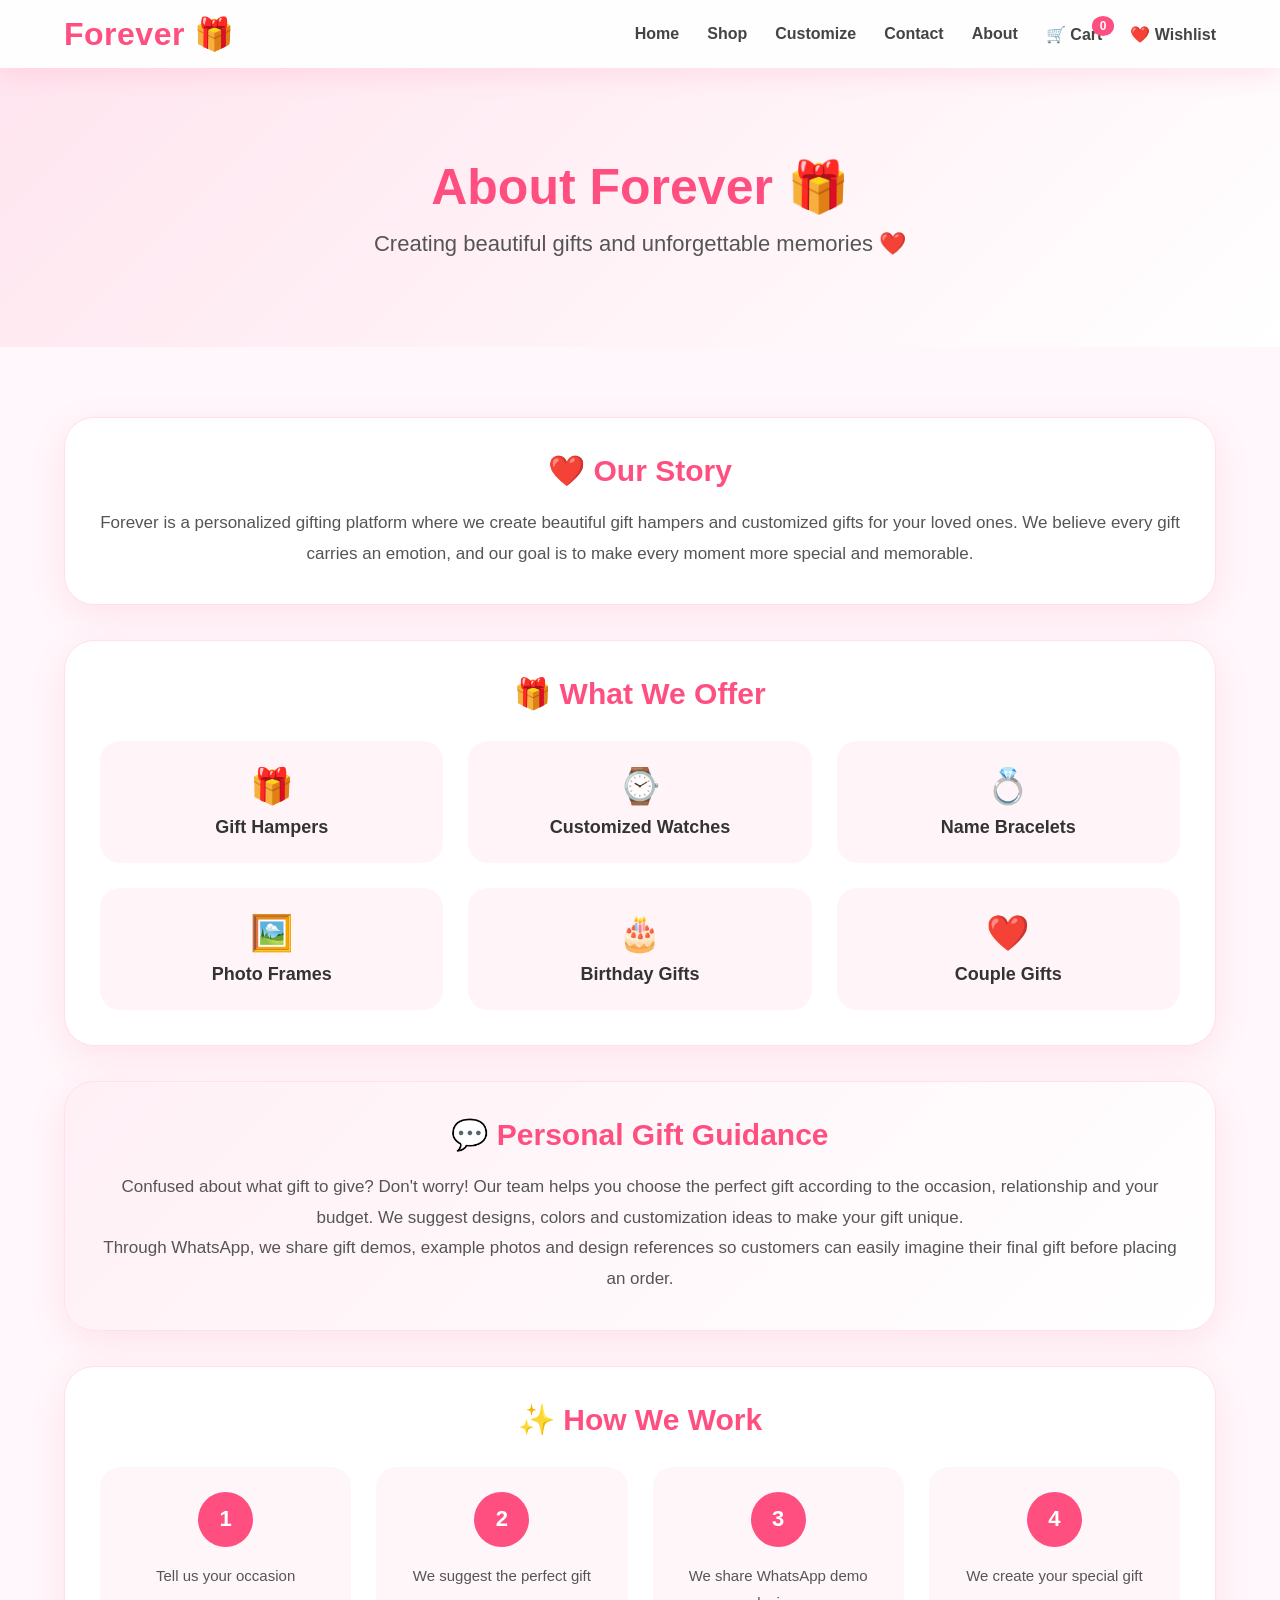
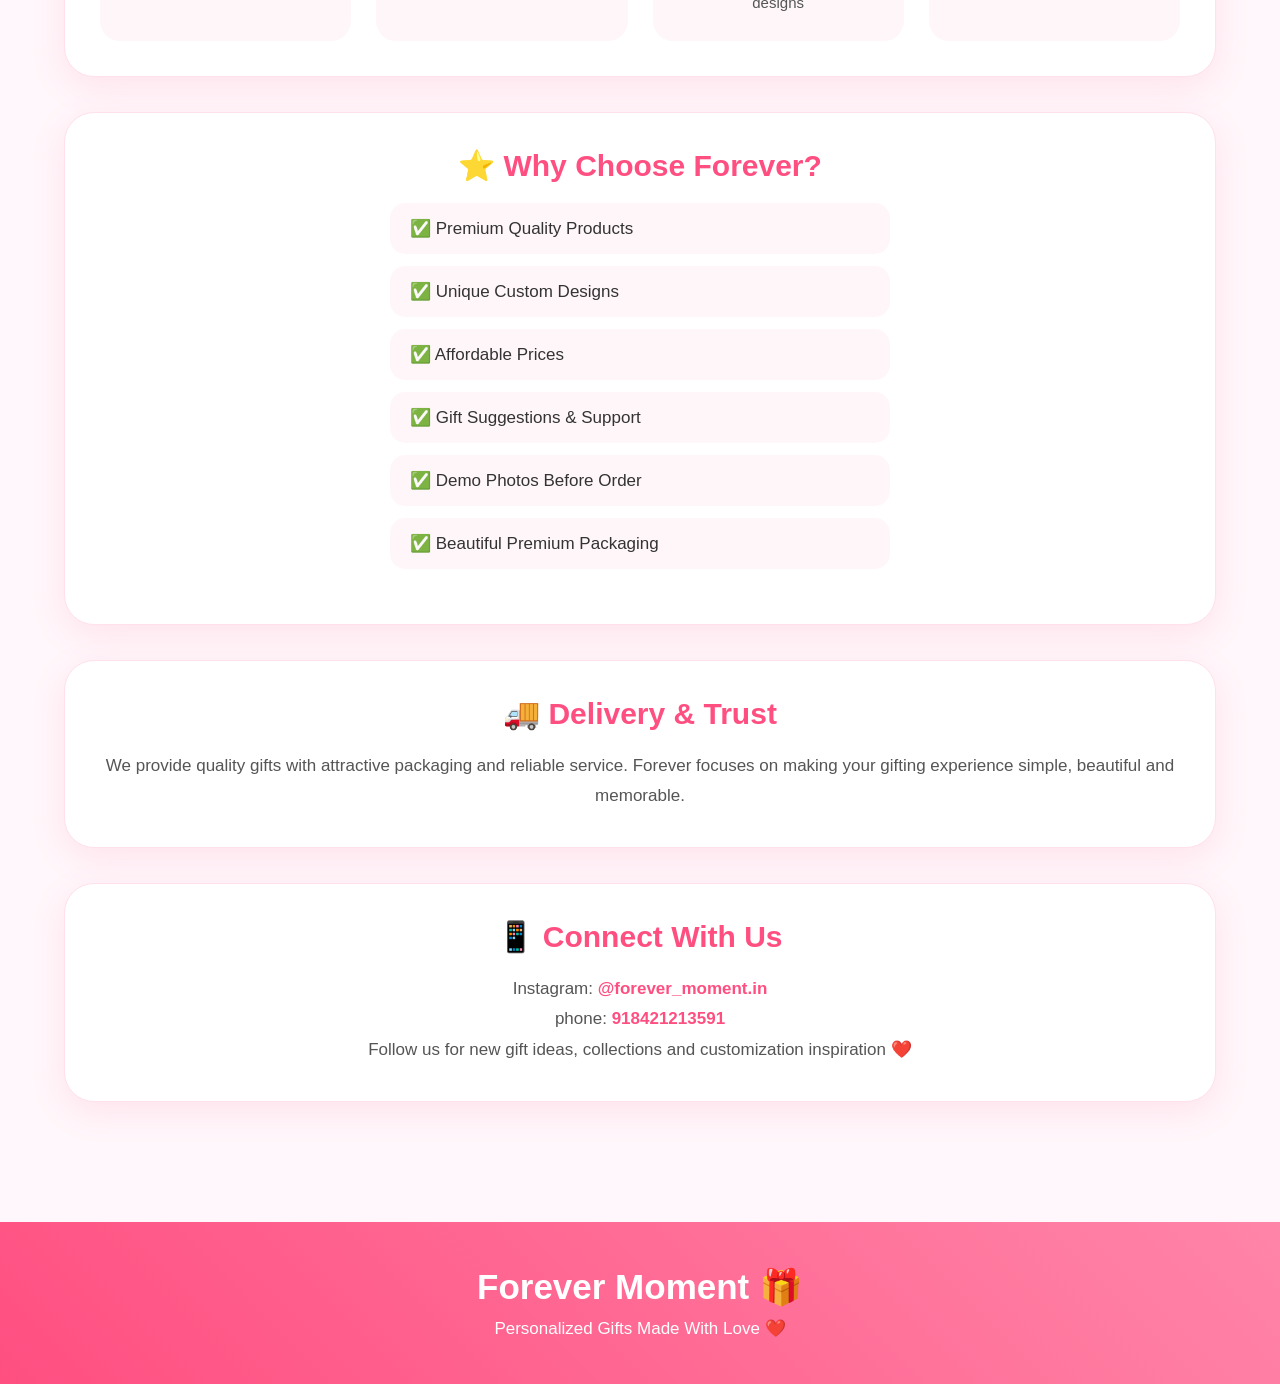
<file: about.html>
<!DOCTYPE html>
<html lang="en">

<head>

<meta charset="UTF-8">

<meta name="viewport" content="width=device-width, initial-scale=1.0">

<title>About Us | Forever Gifts</title>

<meta name="description" content="Learn about Forever Gifts and our mission to create memorable personalized gifts with premium quality and fast delivery.">


<meta name="robots" content="index, follow">

<link rel="stylesheet" href="style.css">

</head>


<body>



<!-- NAVBAR -->

<header>

<nav class="navbar">


<div class="logo">

<a href="index.html">
Forever 🎁
</a>

</div>


<div class="menu-toggle">
☰
</div>



<ul class="nav-links">

<li>
<a href="index.html">Home</a>
</li>


<li>
<a href="shop.html">Shop</a>
</li>


<li>
<a href="custamize.html">Customize</a>
</li>


<li>
<a href="contact.html">Contact</a>
</li>


<li>
<a href="about.html">About</a>
</li>


<li>
<a href="cart.html">
🛒 Cart
<span id="cart-count">0</span>
</a>
</li>

<li>
<a href="wishlist.html">
❤️ Wishlist
</a>
</li>


</ul>


</nav>

</header>








<!-- ABOUT HERO -->


<section class="about-hero">


<h1>
About Forever 🎁
</h1>


<p>
Creating beautiful gifts and unforgettable memories ❤️
</p>


</section>









<!-- ABOUT STORY -->


<section class="about-page">



<div class="about-card">


<h2>
❤️ Our Story
</h2>


<p>

Forever is a personalized gifting platform where we create
beautiful gift hampers and customized gifts for your loved ones.

We believe every gift carries an emotion, and our goal is to make
every moment more special and memorable.

</p>


</div>









<!-- SERVICES -->


<div class="about-card">


<h2>
🎁 What We Offer
</h2>


<div class="offer-grid">


<div>
🎁
<h3>
Gift Hampers
</h3>
</div>


<div>
⌚
<h3>
Customized Watches
</h3>
</div>



<div>
💍
<h3>
Name Bracelets
</h3>
</div>



<div>
🖼️
<h3>
Photo Frames
</h3>
</div>



<div>
🎂
<h3>
Birthday Gifts
</h3>
</div>



<div>
❤️
<h3>
Couple Gifts
</h3>
</div>


</div>


</div>









<!-- CUSTOMER HELP -->


<div class="about-card highlight-card">


<h2>
💬 Personal Gift Guidance
</h2>


<p>

Confused about what gift to give?

Don't worry! Our team helps you choose the perfect gift according
to the occasion, relationship and your budget.

We suggest designs, colors and customization ideas to make your gift
unique.

</p>



<p>

Through WhatsApp, we share gift demos, example photos and design
references so customers can easily imagine their final gift before
placing an order.

</p>



</div>









<!-- PROCESS -->


<div class="about-card">


<h2>
✨ How We Work
</h2>


<div class="process">


<div>
<span>1</span>
<p>
Tell us your occasion
</p>
</div>


<div>
<span>2</span>
<p>
We suggest the perfect gift
</p>
</div>



<div>
<span>3</span>
<p>
We share WhatsApp demo designs
</p>
</div>



<div>
<span>4</span>
<p>
We create your special gift
</p>
</div>



</div>


</div>









<!-- WHY CHOOSE -->


<div class="about-card">


<h2>
⭐ Why Choose Forever?
</h2>


<ul class="choose-list">


<li>
✅ Premium Quality Products
</li>


<li>
✅ Unique Custom Designs
</li>


<li>
✅ Affordable Prices
</li>


<li>
✅ Gift Suggestions & Support
</li>


<li>
✅ Demo Photos Before Order
</li>


<li>
✅ Beautiful Premium Packaging
</li>


</ul>


</div>









<!-- TRUST -->


<div class="about-card">


<h2>
🚚 Delivery & Trust
</h2>


<p>

We provide quality gifts with attractive packaging and reliable
service.

Forever focuses on making your gifting experience simple,
beautiful and memorable.

</p>


</div>









<!-- SOCIAL -->


<div class="about-card">


<h2>
📱 Connect With Us
</h2>


<p>

Instagram:
<strong>
@forever_moment.in
</strong>

</p>

<p>
    phone: 
    <strong>
        918421213591
    </strong>
</p>

<p>

Follow us for new gift ideas, collections and customization
inspiration ❤️

</p>


</div>




</section>









<footer>


<h2>
Forever Moment 🎁
</h2>


<p>
Personalized Gifts Made With Love ❤️
</p>


</footer>





<script src="script.js"></script>


</body>

</html>
</file>
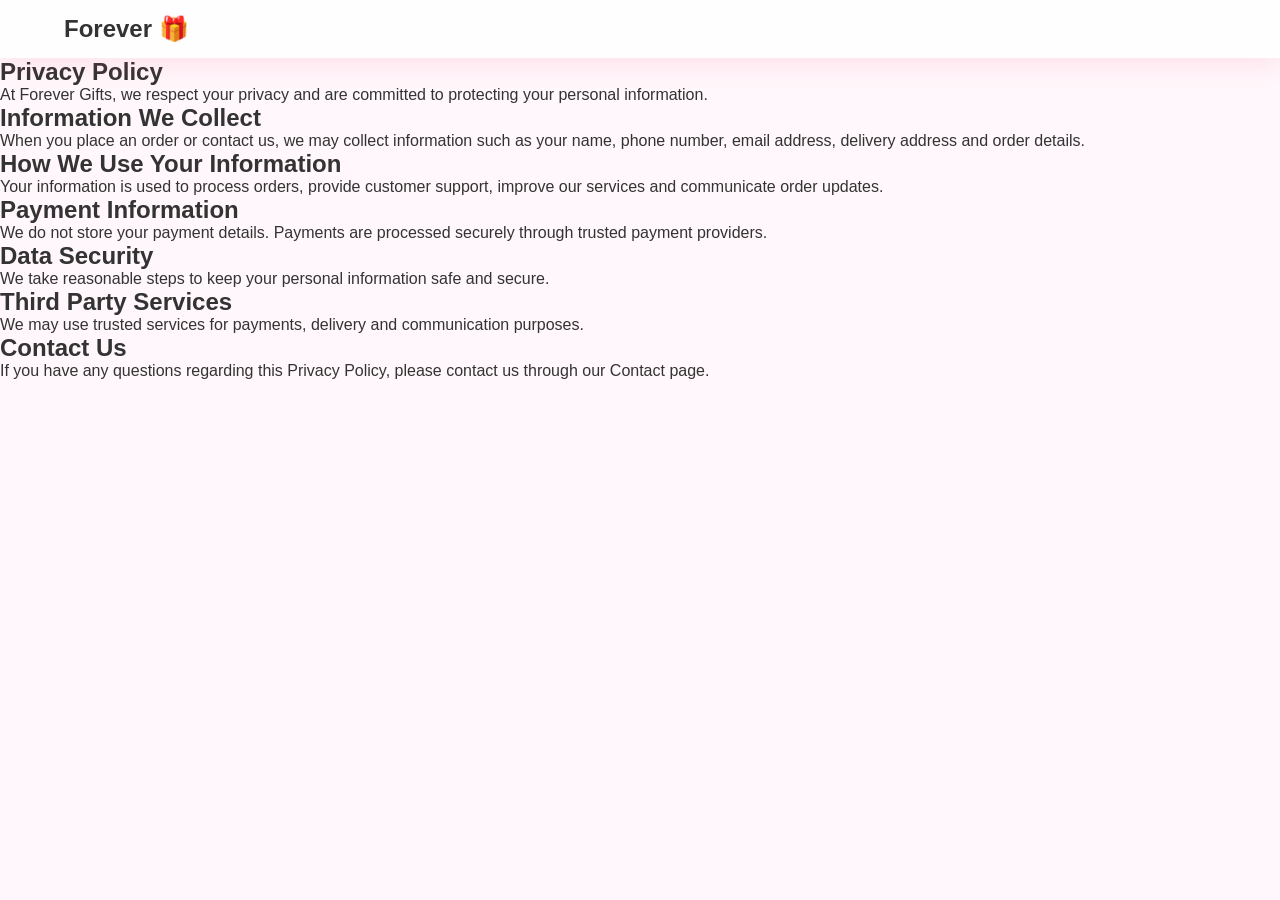
<file: privacy.html>
<!DOCTYPE html>
<html lang="en">

<head>

<meta charset="UTF-8">

<meta name="viewport" content="width=device-width, initial-scale=1.0">

<title>Privacy Policy | Forever Gifts</title>

<meta name="description" content="Forever Gifts privacy policy explains how we collect, use and protect customer information.">

<meta name="robots" content="index, follow">

<link rel="icon" href="images/favicon.png">

<link rel="stylesheet" href="style.css">

</head>


<body>


<header>

<nav class="navbar">

<h2>Forever 🎁</h2>

</nav>

</header>



<section class="policy-page">


<h1>Privacy Policy</h1>


<p>
At Forever Gifts, we respect your privacy and are committed to protecting your personal information.
</p>


<h2>Information We Collect</h2>

<p>
When you place an order or contact us, we may collect information such as your name, phone number, email address, delivery address and order details.
</p>



<h2>How We Use Your Information</h2>

<p>
Your information is used to process orders, provide customer support, improve our services and communicate order updates.
</p>



<h2>Payment Information</h2>

<p>
We do not store your payment details. Payments are processed securely through trusted payment providers.
</p>



<h2>Data Security</h2>

<p>
We take reasonable steps to keep your personal information safe and secure.
</p>



<h2>Third Party Services</h2>

<p>
We may use trusted services for payments, delivery and communication purposes.
</p>



<h2>Contact Us</h2>

<p>
If you have any questions regarding this Privacy Policy, please contact us through our Contact page.
</p>


</section>


</body>

</html>
</file>
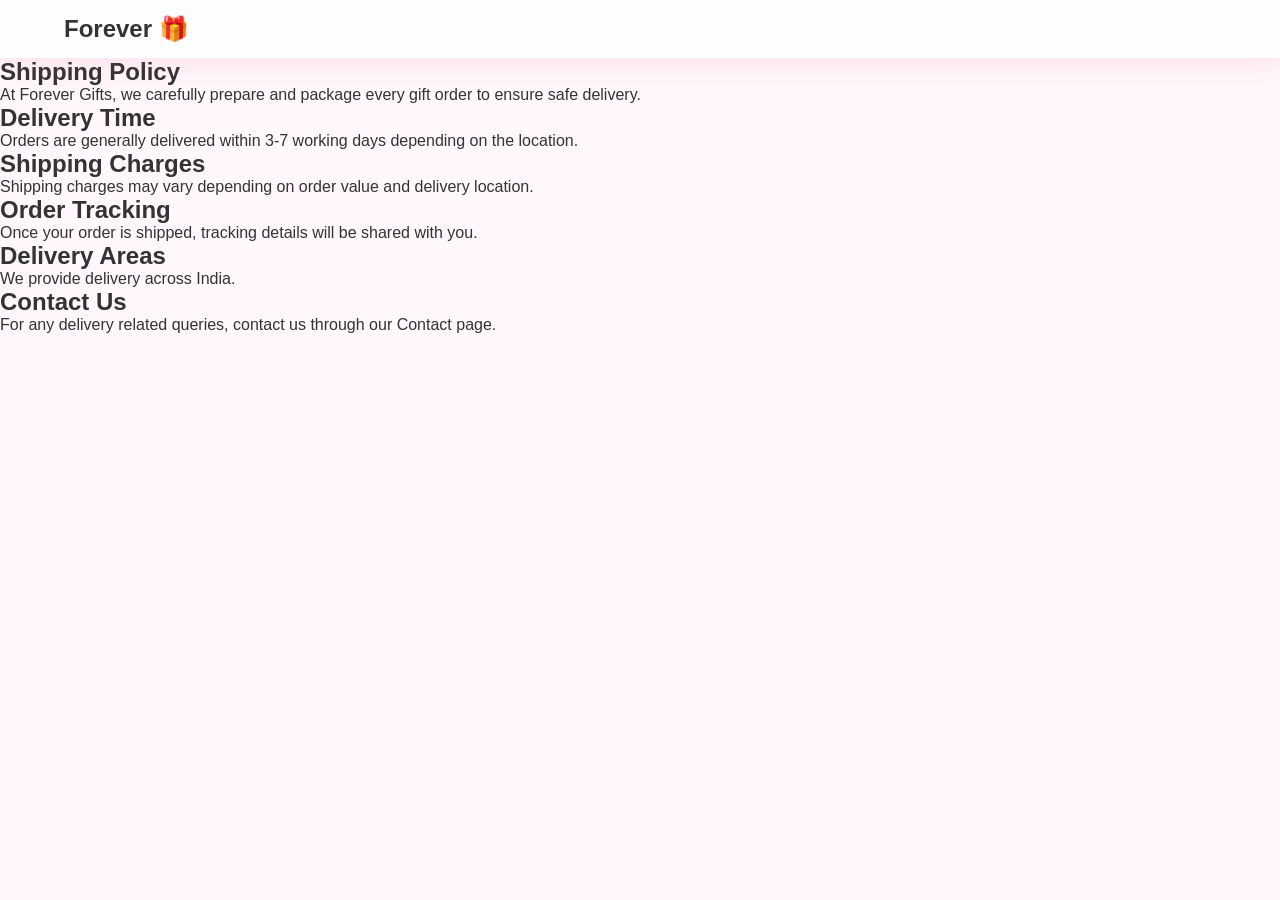
<file: shipping.html>
<!DOCTYPE html>
<html lang="en">

<head>

<meta charset="UTF-8">

<meta name="viewport" content="width=device-width, initial-scale=1.0">

<title>Shipping Policy | Forever Gifts</title>

<meta name="description" content="Forever Gifts shipping policy including delivery time, shipping charges and order tracking information.">

<meta name="robots" content="index, follow">

<link rel="icon" href="images/favicon.png">

<link rel="stylesheet" href="style.css">

</head>


<body>


<header>

<nav class="navbar">

<h2>Forever 🎁</h2>

</nav>

</header>



<section class="policy-page">


<h1>Shipping Policy</h1>


<p>
At Forever Gifts, we carefully prepare and package every gift order to ensure safe delivery.
</p>



<h2>Delivery Time</h2>

<p>
Orders are generally delivered within 3-7 working days depending on the location.
</p>



<h2>Shipping Charges</h2>

<p>
Shipping charges may vary depending on order value and delivery location.
</p>



<h2>Order Tracking</h2>

<p>
Once your order is shipped, tracking details will be shared with you.
</p>



<h2>Delivery Areas</h2>

<p>
We provide delivery across India.
</p>



<h2>Contact Us</h2>

<p>
For any delivery related queries, contact us through our Contact page.
</p>


</section>



</body>

</html>
</file>
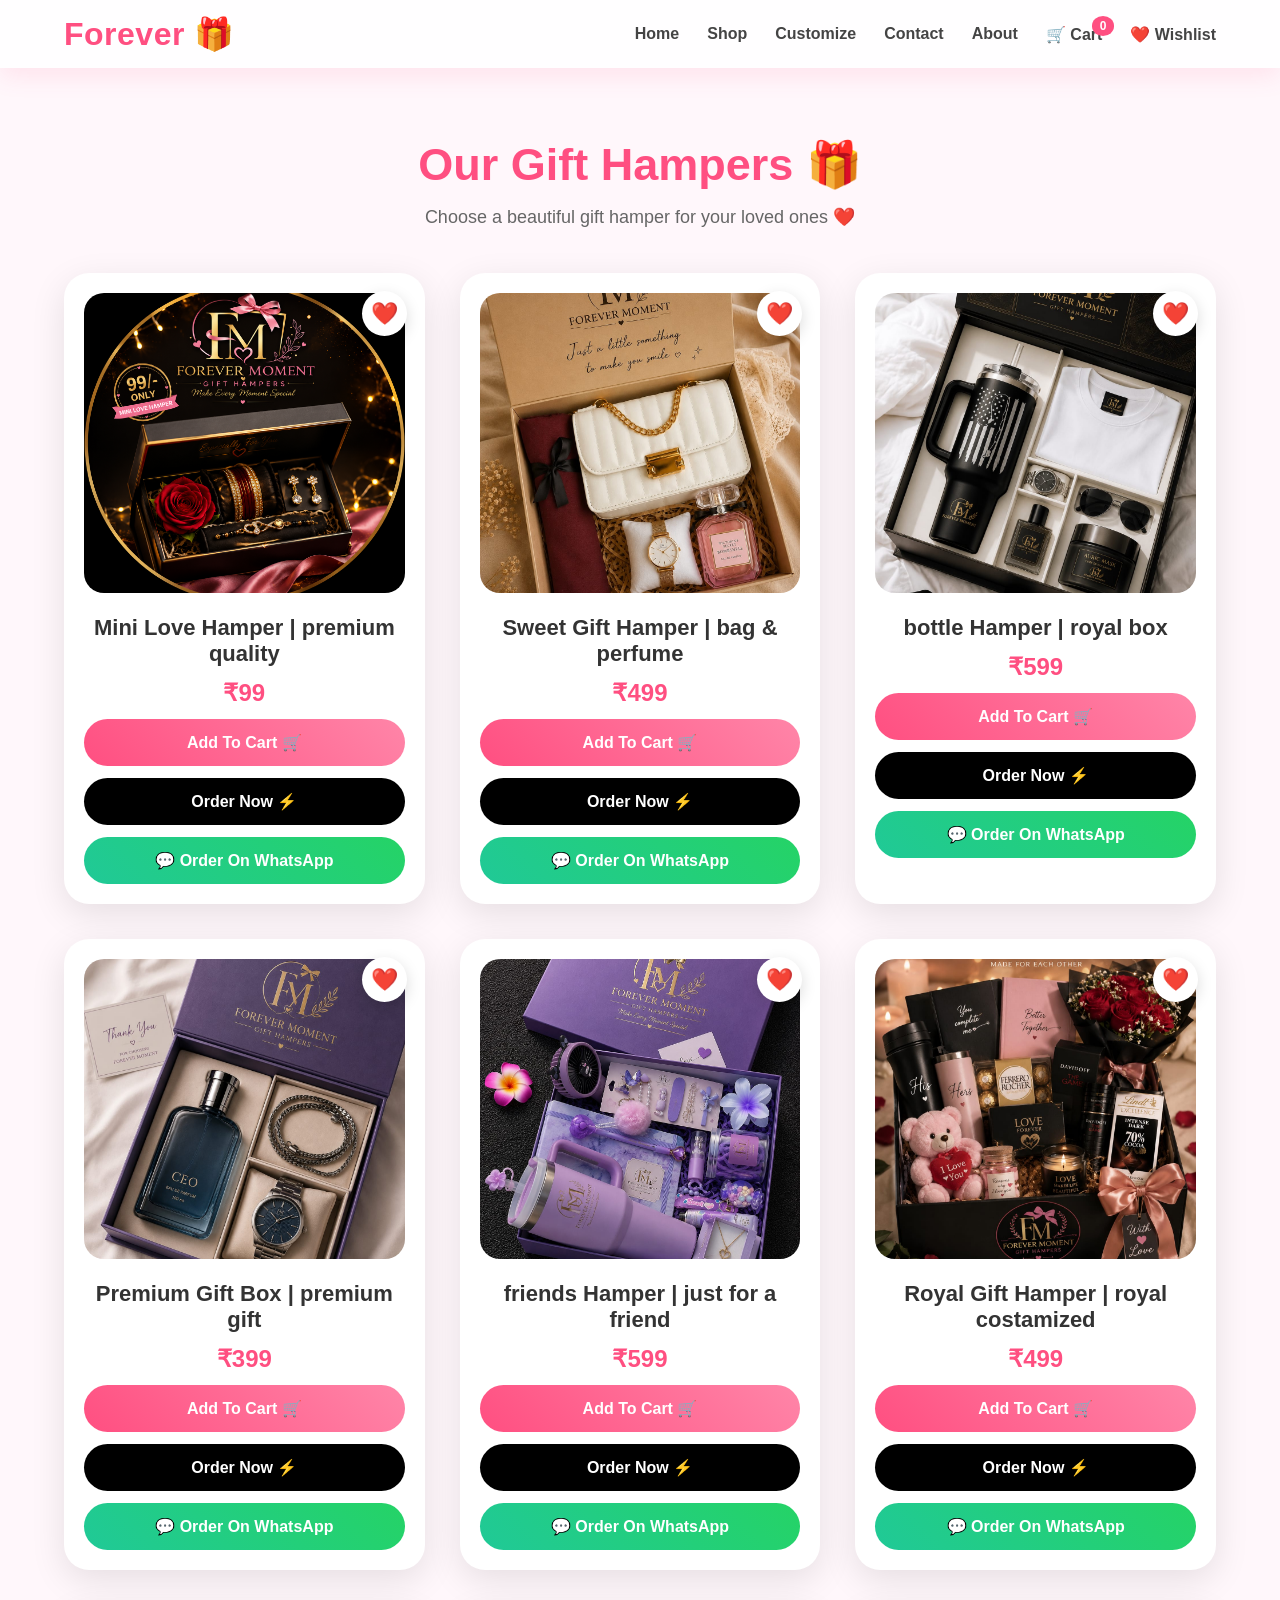
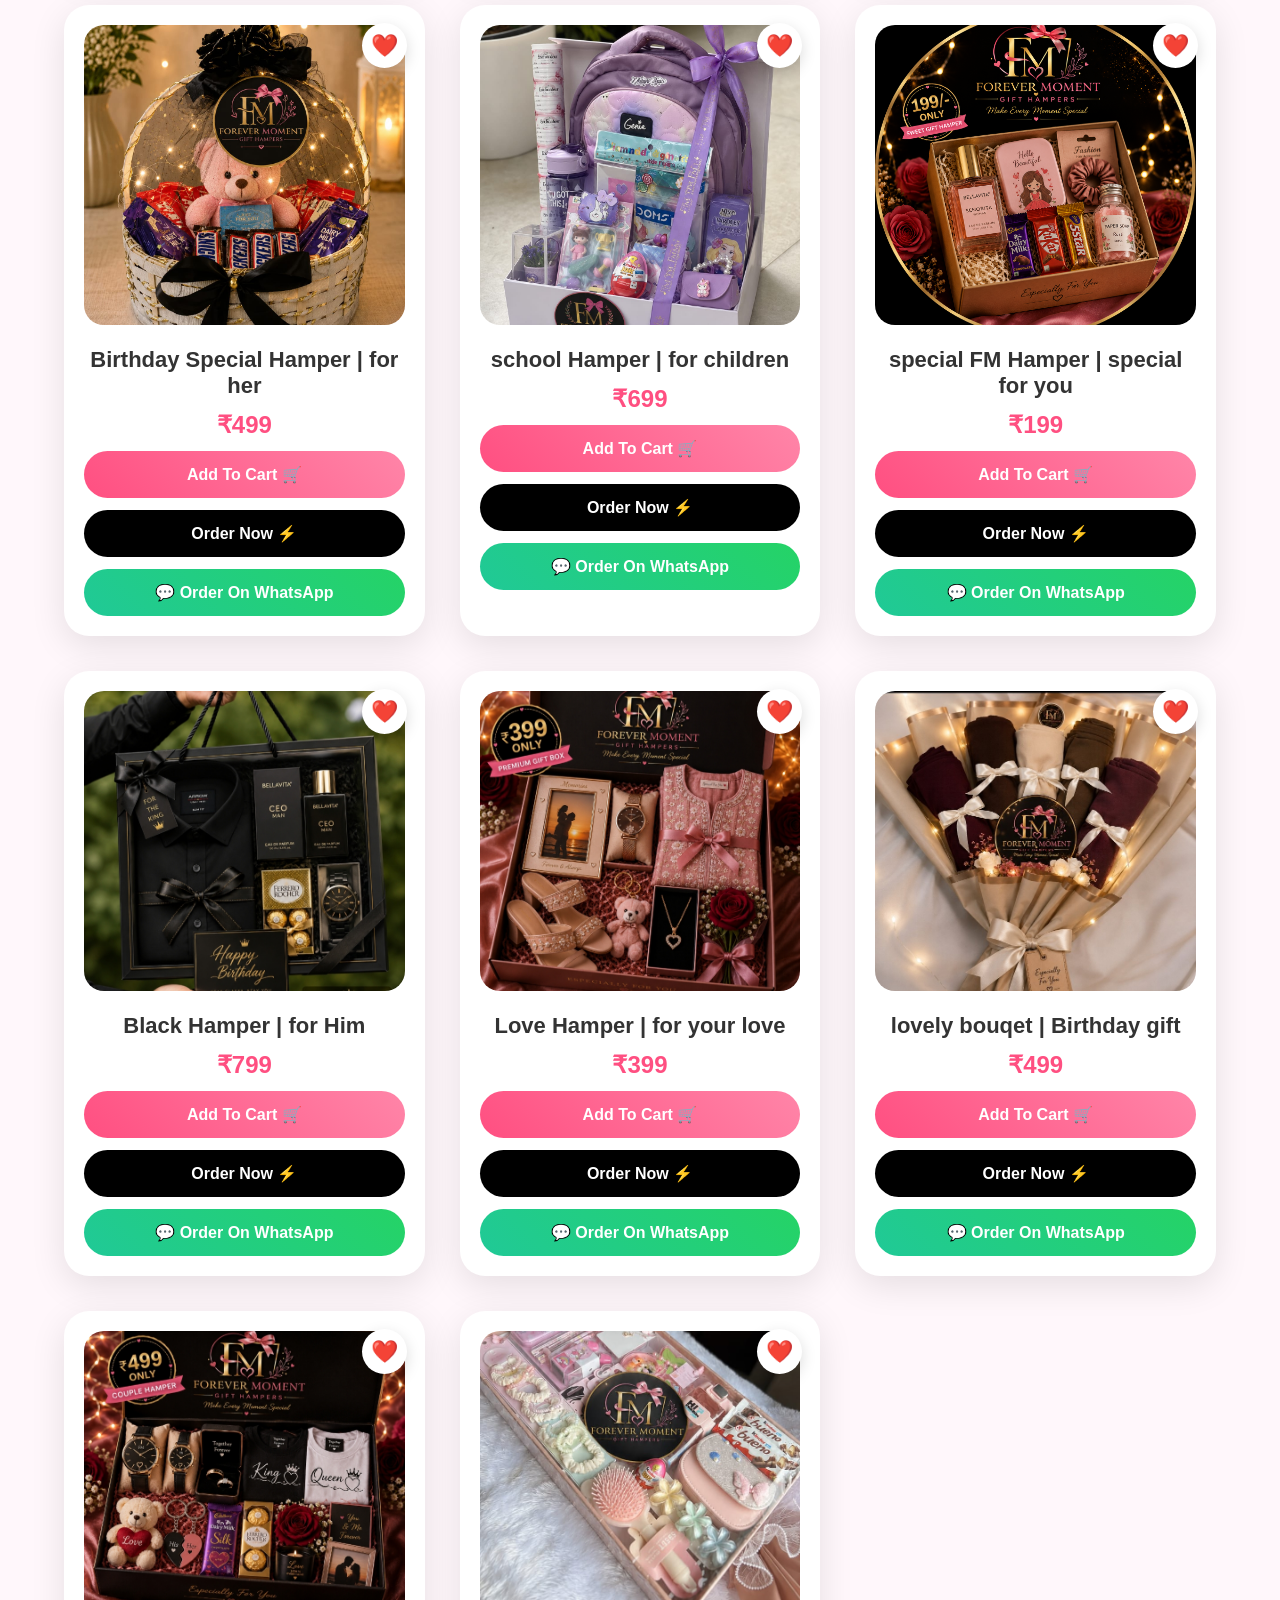
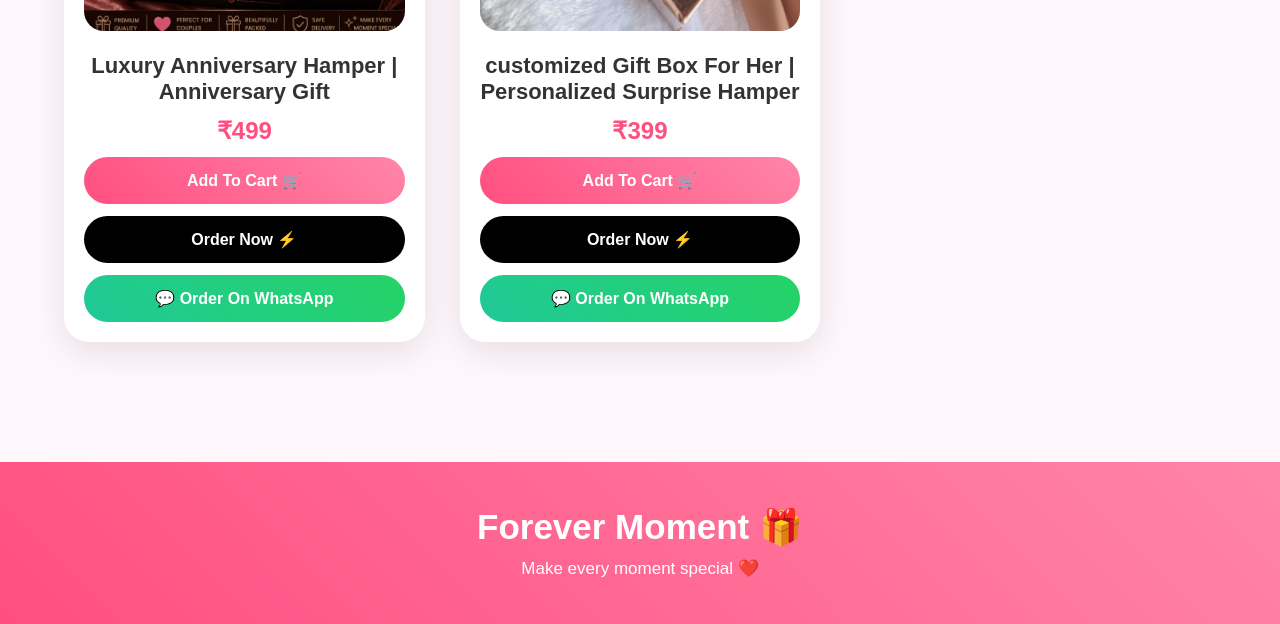
<file: shop.html>
<!DOCTYPE html>
<html lang="en">

<head>

<meta charset="UTF-8">
<meta name="viewport" content="width=device-width, initial-scale=1.0">

<title>Shop | Forever Gifts</title>

<meta name="description" content="Shop premium personalized gift hampers, teddy gifts, chocolate hampers, photo frames, and surprise boxes at Forever Gifts.">

<meta name="robots" content="index, follow">

<link rel="stylesheet" href="style.css">

</head>


<body>



<!-- ================= HEADER ================= -->


<header>


<nav class="navbar">



<div class="logo">

<a href="index.html">

Forever 🎁

</a>

</div>





<div class="menu-toggle">

☰

</div>






<ul class="nav-links">


<li>
<a href="index.html">
Home
</a>
</li>


<li>
<a href="shop.html">
Shop
</a>
</li>


<li>
<a href="custamize.html">
Customize
</a>
</li>


<li>
<a href="contact.html">
Contact
</a>
</li>


<li>
<a href="about.html">
About
</a>
</li>


<li>
<a href="cart.html">

🛒 Cart

<span id="cart-count">
0
</span>

</a>
</li>



<li>

<a href="wishlist.html">

❤️ Wishlist

</a>

</li>


</ul>



</nav>


</header>









<!-- ================= SHOP SECTION ================= -->


<section class="shop-page">



<h1>

Our Gift Hampers 🎁

</h1>



<p class="shop-text">

Choose a beautiful gift hamper for your loved ones ❤️

</p>







<div class="shop-container">







<!-- PRODUCT 1 -->


<div class="shop-card"

data-name="Mini Love Hamper"

data-price="99"

data-category="love">



<button class="wishlist-btn">

❤️

</button>




<img src="mini hamper1.png"  alt="Mini Love Gift Hamper with bracelet earrings and rose">



<h2>

Mini Love Hamper | premium quality

</h2>




<p class="price">

₹99

</p>




<button class="cart-btn">

Add To Cart 🛒

</button>




<button class="order-btn">

Order Now ⚡

</button>



<a class="whatsapp-btn">

💬 Order On WhatsApp

</a>




</div>









<!-- PRODUCT 2 -->


<div class="shop-card"

data-name="Sweet Gift Hamper"

data-price="499"

data-category="love">



<button class="wishlist-btn">

❤️

</button>




<img src="IMG-20260730-WA0004.jpg" alt="Mini Love Gift Hamper with bag watch perfume">



<h2>

Sweet Gift Hamper | bag & perfume

</h2>



<p class="price">

₹499

</p>



<button class="cart-btn">

Add To Cart 🛒

</button>




<button class="order-btn">

Order Now ⚡

</button>




<a class="whatsapp-btn">

💬 Order On WhatsApp

</a>




</div>









<!-- PRODUCT 3 -->


<div class="shop-card"

data-name="bottle hamper"

data-price="599"

data-category="birthday">





<button class="wishlist-btn">

❤️

</button>



<img src="IMG-20260730-WA0006.jpg" alt="bottle Hamper with bottle tshirt glasses perfume">



<h2>

bottle Hamper | royal box

</h2>




<p class="price">

₹599

</p>




<button class="cart-btn">

Add To Cart 🛒

</button>




<button class="order-btn">

Order Now ⚡

</button>




<a class="whatsapp-btn">

💬 Order On WhatsApp

</a>




</div>









<!-- PRODUCT 4 -->


<div class="shop-card"

data-name="Premium Gift Box"

data-price="399"

data-category="anniversary">



<button class="wishlist-btn">

❤️

</button>




<img src="IMG-20260730-WA0005.jpg" alt="premium gift box with perfume watch chain">



<h2>

Premium Gift Box | premium gift 

</h2>




<p class="price">

₹399

</p>




<button class="cart-btn">

Add To Cart 🛒

</button>



<button class="order-btn">

Order Now ⚡

</button>




<a class="whatsapp-btn">

💬 Order On WhatsApp

</a>




</div>









<!-- PRODUCT 5 -->


<div class="shop-card"

data-name="friends Hamper"

data-price="599"

data-category="friend">



<button class="wishlist-btn">

❤️

</button>




<img src="IMG-20260730-WA0008.jpg" alt="friend Hamper with Teddy candle choclate rose card">



<h2>

friends Hamper | just for a friend

</h2>




<p class="price">

₹599

</p>




<button class="cart-btn">

Add To Cart 🛒

</button>




<button class="order-btn">

Order Now ⚡

</button>




<a class="whatsapp-btn">

💬 Order On WhatsApp

</a>




</div>

<!-- PRODUCT 6 -->


<div class="shop-card"

data-name="Royal Gift Hamper"

data-price="499"

data-category="anniversary">


<button class="wishlist-btn">

❤️

</button>


<img src="IMG-20260730-WA0000.jpg" alt="Royal gift Hamper with teddy choclate basket">


<h2>

Royal Gift Hamper | royal costamized

</h2>


<p class="price">

₹499

</p>


<button class="cart-btn">

Add To Cart 🛒

</button>


<button class="order-btn">

Order Now ⚡

</button>


<a class="whatsapp-btn">

💬 Order On WhatsApp

</a>


</div>








<!-- PRODUCT 7 -->


<div class="shop-card"

data-name="Birthday Special Hamper"

data-price="499"

data-category="birthday">


<button class="wishlist-btn">

❤️

</button>


<img src="IMG-20260730-WA0002.jpg" alt="Birthday special Hamper with teddy choclate">


<h2>

Birthday Special Hamper | for her

</h2>


<p class="price">

₹499

</p>


<button class="cart-btn">

Add To Cart 🛒

</button>


<button class="order-btn">

Order Now ⚡

</button>


<a class="whatsapp-btn">

💬 Order On WhatsApp

</a>


</div>








<!-- PRODUCT 8 -->


<div class="shop-card"

data-name="school Hamper"

data-price="699"

data-category="children">


<button class="wishlist-btn">

❤️

</button>


<img src="IMG-20260730-WA0001.jpg" alt="shool Hamper with bag bottle pens">


<h2>

school Hamper | for children

</h2>


<p class="price">

₹699

</p>


<button class="cart-btn">

Add To Cart 🛒

</button>


<button class="order-btn">

Order Now ⚡

</button>


<a class="whatsapp-btn">

💬 Order On WhatsApp

</a>


</div>








<!-- PRODUCT 9 -->


<div class="shop-card"

data-name="special FM hamper"

data-price="199"

data-category="love">


<button class="wishlist-btn">

❤️

</button>


<img src="sweet hamper199.png" alt="Special FM Hamper with perfume choclate papersoap hair bun scrunchie">


<h2>

special FM Hamper | special for you
</h2>


<p class="price">

₹199

</p>


<button class="cart-btn">

Add To Cart 🛒

</button>


<button class="order-btn">

Order Now ⚡

</button>


<a class="whatsapp-btn">

💬 Order On WhatsApp

</a>


</div>








<!-- PRODUCT 10 -->


<div class="shop-card"

data-name="Black Hamper"

data-price="799"

data-category="couple">


<button class="wishlist-btn">

❤️

</button>


<img src="IMG_20260729_175738.jpg" alt="Black Hamper with shirt perfume watch choclate">


<h2>

Black Hamper | for Him

</h2>


<p class="price">

₹799

</p>


<button class="cart-btn">

Add To Cart 🛒

</button>


<button class="order-btn">

Order Now ⚡

</button>


<a class="whatsapp-btn">

💬 Order On WhatsApp

</a>


</div>








<!-- PRODUCT 11 -->


<div class="shop-card"

data-name="Love Hamper"

data-price="399"

data-category="love">


<button class="wishlist-btn">

❤️

</button>


<img src="IMG_20260729_164453.jpg" alt="Love Hamper with kurti sandal teddy frame rose">


<h2>

Love Hamper | for your love

</h2>


<p class="price">

₹399

</p>


<button class="cart-btn">

Add To Cart 🛒

</button>


<button class="order-btn">

Order Now ⚡

</button>


<a class="whatsapp-btn">

💬 Order On WhatsApp

</a>


</div>








<!-- PRODUCT 12 -->


<div class="shop-card"

data-name="lovely bouqet"

data-price="499"

data-category="couple">


<button class="wishlist-btn">

❤️

</button>


<img src="Screenshot_2026-07-30-06-12-11-742_com.openai.chatgpt (1).jpg" alt="lovely bouqet with odhni bouqet">


<h2>

lovely bouqet | Birthday gift

</h2>


<p class="price">

₹499

</p>


<button class="cart-btn">

Add To Cart 🛒

</button>


<button class="order-btn">

Order Now ⚡

</button>


<a class="whatsapp-btn">

💬 Order On WhatsApp

</a>


</div>


<!-- PRODUCT 13 -->


<div class="shop-card"

data-name="Luxury Anniversary Hamper"

data-price="499"

data-category="anniversary">


<button class="wishlist-btn">

❤️

</button>



<img src="IMG_20260729_170142.jpg" alt="Luxury Anniversary Hamper with watch tshirt ring choclate frame">



<h2>

Luxury Anniversary Hamper | Anniversary Gift

</h2>



<p class="price">

₹499

</p>



<button class="cart-btn">

Add To Cart 🛒

</button>



<button class="order-btn">

Order Now ⚡

</button>



<a class="whatsapp-btn">

💬 Order On WhatsApp

</a>



</div>









<!-- PRODUCT 14 -->


<div class="shop-card"

data-name="Customized Surprise Box"

data-price="399"

data-category="custom">



<button class="wishlist-btn">

❤️

</button>



<img src="IMG-20260730-WA0003.jpg" alt="customized surprise Box with baby comb baby bag">



<h2>

customized Gift Box For Her | Personalized Surprise Hamper
</h2>



<p class="price">

₹399

</p>



<button class="cart-btn">

Add To Cart 🛒

</button>



<button class="order-btn">

Order Now ⚡

</button>



<a class="whatsapp-btn">

💬 Order On WhatsApp

</a>








</div>


</section>










<!-- ================= PRODUCT POPUP ================= -->


<div class="product-popup" id="product-popup">


<div class="popup-box">



<button class="popup-close" id="popup-close">

✖

</button>





<div class="popup-images">


<img id="popup-main-image"

src="mini hamper1.png">




</div>





<div class="swipe-text">

👆 Swipe to view more images

</div>







<div class="product-badges">


<span class="best-seller">

🔥 Best Seller

</span>



<span class="stock-badge">

⚡ Only Few Left

</span>


</div>








<div class="rating">


⭐⭐⭐⭐⭐


<p>

4.9/5 Customer Rating

</p>


</div>







<div class="small-images">






</div>







<h2 id="popup-title">

Premium Gift Box

</h2>




<p id="popup-price">

₹399

</p>







<div class="popup-description">



<h3>

Gift Highlights ✨

</h3>



<p>

✨ Premium Quality Gift<br>

🎁 Attractive Packaging<br>

💯 100% Trusted Products<br>

🚚 Fast Delivery<br>

❤️ Perfect For Special Moments

</p>





<h3>

Why Choose Forever? ❤️

</h3>



<p>

✔ Beautiful Gift Designs<br>

✔ Safe Packaging<br>

✔ Affordable Price<br>

✔ Perfect Birthday & Anniversary Gifts

</p>



</div>







<button class="cart-btn popup-cart-btn">

Add To Cart 🛒

</button>





<button class="order-btn popup-order-btn">

Order Now ⚡

</button>





<button class="whatsapp-btn popup-whatsapp-btn">

💬 Order On WhatsApp

</button>




</div>


</div>









<!-- ================= FOOTER ================= -->


<footer>


<h2>

Forever Moment 🎁

</h2>



<p>

Make every moment special ❤️

</p>



</footer>








<script src="script.js"></script>



</body>

</html>
</file>
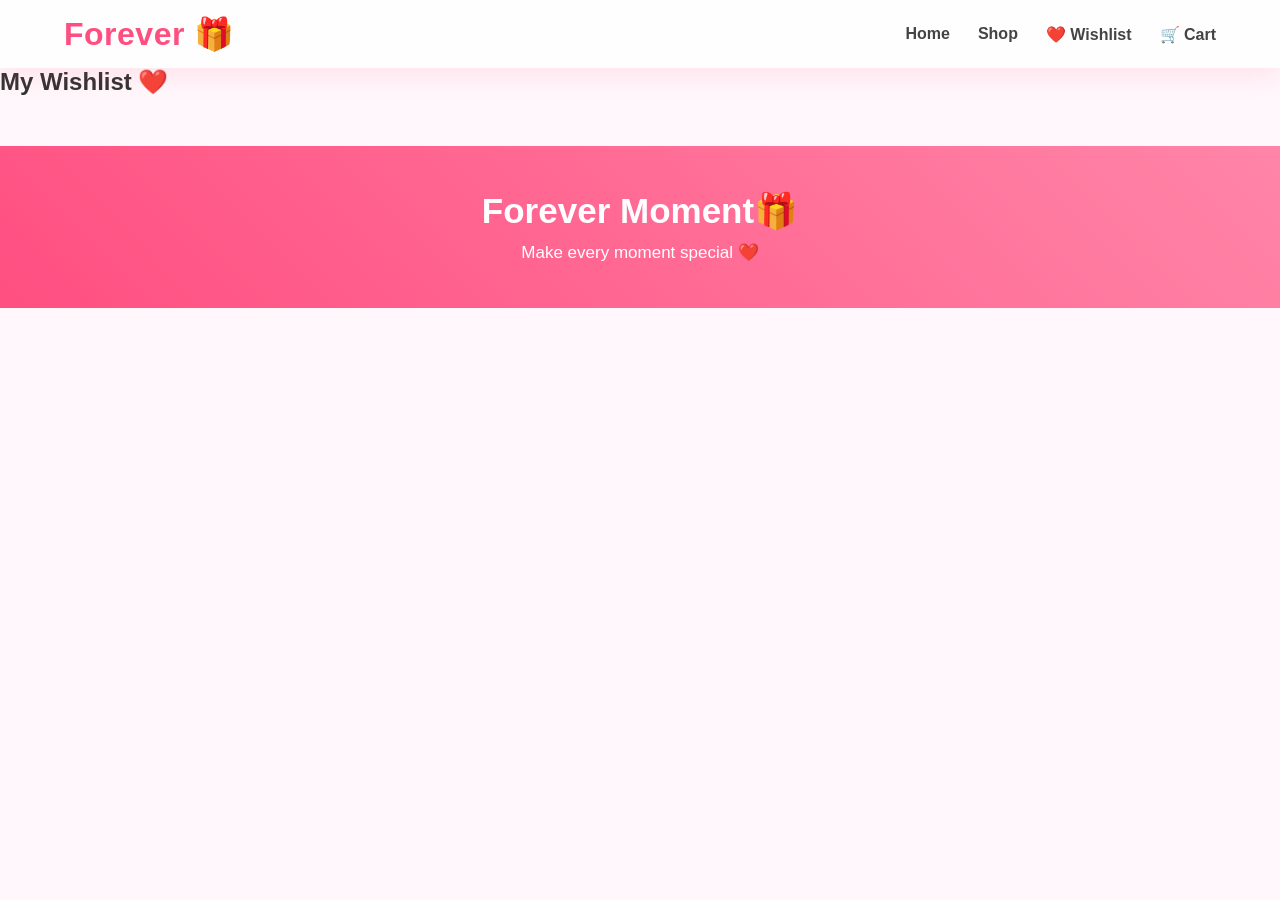
<file: wishlist.html>
<!DOCTYPE html>
<html lang="en">

<head>

<meta charset="UTF-8">

<meta name="viewport" content="width=device-width, initial-scale=1.0">

<title>Wishlist - Forever Gifts</title>

<meta name="description" content="Save your favorite personalized gifts and surprise hampers in your Forever Gifts wishlist.">


<meta name="robots" content="index, follow">
<link rel="stylesheet" href="style.css">

</head>


<body>


<header>

<nav class="navbar">


<div class="logo">

<a href="index.html">
Forever 🎁
</a>

</div>


<ul class="nav-links">


<li>
<a href="index.html">
Home
</a>
</li>


<li>
<a href="shop.html">
Shop
</a>
</li>


<li>
<a href="wishlist.html">
❤️ Wishlist
</a>
</li>


<li>
<a href="cart.html">
🛒 Cart
</a>
</li>


</ul>


</nav>

</header>





<section class="wishlist-page">


<h1>
My Wishlist ❤️
</h1>



<div id="wishlist-container">


</div>



</section>





<footer>

<h2>
Forever Moment🎁
</h2>


<p>
Make every moment special ❤️
</p>


</footer>



<script src="script.js"></script>


</body>

</html>
</file>
<file: style.css>
/* =====================================
FOREVER 🎁 PREMIUM GIFT STORE CSS
PART 1
===================================== */


/* =====================
RESET
===================== */

*{
    margin:0;
    padding:0;
    box-sizing:border-box;
    font-family:'Poppins',sans-serif;
}


body{

    background:#fff7fb;
    color:#333;
    overflow-x:hidden;

}


a{

    text-decoration:none;
    color:inherit;

}


button{

    cursor:pointer;
    border:none;
    transition:.3s;

}







/* =====================
NAVBAR PREMIUM
===================== */


header{

    position:sticky;
    top:0;
    z-index:1000;

}



.navbar{

    width:100%;
    padding:15px 5%;

    display:flex;
    align-items:center;
    justify-content:space-between;

    background:rgba(255,255,255,.85);

    backdrop-filter:blur(15px);

    box-shadow:
    0 8px 25px rgba(255,79,129,.12);

}





.logo a{

    font-size:32px;
    font-weight:800;

    color:#ff4f81;

    letter-spacing:.5px;

}





.nav-links{

    display:flex;
    gap:28px;

    list-style:none;

}



.nav-links a{

    font-size:16px;
    font-weight:600;

    color:#444;

    position:relative;

}





.nav-links a::after{

    content:"";

    position:absolute;

    bottom:-7px;
    left:0;

    width:0%;
    height:3px;

    background:#ff4f81;

    border-radius:10px;

    transition:.3s;

}




.nav-links a:hover::after{

    width:100%;

}




.nav-links a:hover{

    color:#ff4f81;

}







/* =====================
MOBILE MENU ICON
===================== */


.menu-toggle{

    display:none;

    font-size:30px;

    color:#ff4f81;

}







/* =====================
NAV ACTIONS
===================== */


.nav-actions{

    display:flex;

    align-items:center;

    gap:15px;

}







.search-box{

    display:flex;

    background:white;

    border-radius:30px;

    overflow:hidden;

    box-shadow:
    0 5px 15px rgba(0,0,0,.08);

}



.search-box input{

    width:180px;

    padding:12px 18px;

    border:none;

    outline:none;

    font-size:14px;

}





.search-box button{

    background:#ff4f81;

    color:white;

    padding:0 18px;

    font-size:18px;

}





.cart-icon{

    position:relative;

    font-size:25px;

}





#cart-count{

    position:absolute;

    top:-10px;

    right:-12px;

    background:#ff4f81;

    color:white;

    font-size:12px;

    padding:3px 8px;

    border-radius:50%;

}





.login-btn{

    padding:12px 25px;

    border-radius:30px;

    background:#ff4f81;

    color:white;

    font-weight:600;

}



.login-btn:hover{

    background:#e83d6d;

    transform:translateY(-3px);

}




/* ================= HERO SECTION ================= */

.hero{

    height:600px;
    width:100%;

    background-image:
    linear-gradient(
        rgba(0,0,0,0.45),
        rgba(0,0,0,0.45)
    ),
    url("WhatsApp\ Image\ 2026-07-29\ at\ 15.57.39.jpeg");

    background-size:cover;
    background-position:center;
    background-repeat:no-repeat;

    display:flex;
    justify-content:center;
    align-items:center;

    text-align:center;

}


/* HERO TEXT */

.hero-content{

    color:white;
    max-width:900px;
    padding:20px;

}



.hero-content h1{

    font-size:55px;
    line-height:1.2;
    margin-bottom:20px;

}



.hero-content p{

    font-size:22px;
    margin-bottom:30px;

}



/* BUTTON */

.shop-btn{

    background:#ff4d6d;
    color:white;

    border:none;
    padding:15px 35px;

    font-size:18px;
    border-radius:30px;

    cursor:pointer;

    transition:0.3s;

}


.shop-btn:hover{

    background:#e63950;
    transform:scale(1.05);

}




/* MOBILE RESPONSIVE */

@media(max-width:768px){


.hero{

    height:500px;

}


.hero-content h1{

    font-size:35px;

}


.hero-content p{

    font-size:17px;

}


}






















    









/* =====================
ANIMATION
===================== */


@keyframes fadeUp{

from{

opacity:0;
transform:translateY(40px);

}


to{

opacity:1;
transform:translateY(0);

}

}

/* =====================================
FOREVER 🎁 PREMIUM CSS
PART 2
===================================== */



/* =====================
CATEGORY SECTION
===================== */


.categories{

    padding:80px 5%;

    text-align:center;

}




.categories h2,
.products h2{

    font-size:40px;

    color:#ff4f81;

    font-weight:800;

    margin-bottom:40px;

}





.category-container{

    display:grid;

    grid-template-columns:repeat(6,1fr);

    gap:25px;

}





.category-card{

    background:white;

    border-radius:25px;

    overflow:hidden;

    box-shadow:

    0 10px 30px rgba(0,0,0,.08);

    cursor:pointer;

    transition:.4s;

    position:relative;

}




.category-card:hover{

    transform:translateY(-12px);

    box-shadow:

    0 15px 35px rgba(255,79,129,.25);

}





.category-card img{

    width:100%;

    height:170px;

    object-fit:cover;

    transition:.5s;

}





.category-card:hover img{

    transform:scale(1.08);

}





.category-card h3{

    padding:20px 10px;

    font-size:18px;

    color:#444;

}










/* =====================
PRODUCT SECTION
===================== */


.products{

    padding:80px 5%;

    text-align:center;

}





.product-container,
.shop-container{

    display:grid;

    grid-template-columns:repeat(3,1fr);

    gap:35px;

}







.card,
.shop-card{


    background:white;

    border-radius:25px;

    padding:20px;

    position:relative;

    overflow:hidden;


    box-shadow:

    0 10px 35px rgba(0,0,0,.10);


    transition:.4s;


}





.card:hover,
.shop-card:hover{


    transform:translateY(-12px);


    box-shadow:

    0 20px 45px rgba(255,79,129,.22);


}







.card img,
.shop-card img{


    width:100%;

    height:300px;

    object-fit:cover;

    border-radius:20px;


    transition:.5s;


}





.card:hover img,
.shop-card:hover img{


    transform:scale(1.05);


}







.card h3,
.shop-card h2{


    margin-top:18px;

    font-size:22px;

    color:#333;

}






.price,
.card p{


    color:#ff4f81;

    font-size:24px;

    font-weight:800;

    margin:12px;

}








/* =====================
WISHLIST BUTTON
===================== */


.wishlist-btn{


    position:absolute;

    right:18px;

    top:18px;


    width:45px;

    height:45px;


    border-radius:50%;


    background:white;


    font-size:22px;


    z-index:5;


    box-shadow:

    0 5px 15px rgba(0,0,0,.15);


}



.wishlist-btn:hover{


    transform:scale(1.15);

}









/* =====================
PRODUCT BUTTONS
===================== */



.cart-btn,
.order-btn,
.whatsapp-btn{


    width:100%;

    padding:14px;

    margin-top:12px;


    border-radius:30px;


    font-size:16px;

    font-weight:700;


    display:block;


}







.cart-btn{


    background:

    linear-gradient(
    45deg,
    #ff4f81,
    #ff85a8
    );


    color:white;


}







.order-btn{


    background:

    linear-gradient(
    45deg,
    black,
    black
    );


    color:white;


}








.whatsapp-btn{


    background:

    linear-gradient(
    45deg,
    #20c997,
    #25D366
    );


    color:white;


}








.cart-btn:hover,
.order-btn:hover,
.whatsapp-btn:hover{


    transform:translateY(-4px);

    opacity:.9;


}







/* =====================
SHOP PAGE TITLE
===================== */


.shop-page{


    padding:70px 5%;

    text-align:center;


}




.shop-page h1{


    font-size:45px;

    color:#ff4f81;

    font-weight:800;


}





.shop-text{


    font-size:18px;

    color:#666;

    margin:15px 0 45px;


}

/* =====================================
FOREVER 🎁 PREMIUM CSS
PART 3
===================================== */





/* =====================
PRODUCT POPUP
===================== */


.product-popup{


    display:none;

    position:fixed;

    top:0;

    left:0;

    width:100%;

    height:100%;


    background:

    rgba(0,0,0,.65);


    z-index:2000;


    padding:40px 15px;


    overflow-y:auto;


}




.popup-box{


    max-width:650px;


    margin:auto;


    background:white;


    border-radius:30px;


    padding:30px;


    position:relative;


    box-shadow:

    0 20px 60px rgba(0,0,0,.3);


    animation:popupShow .4s;


}




@keyframes popupShow{


from{

transform:scale(.8);

opacity:0;

}


to{

transform:scale(1);

opacity:1;

}


}







.popup-close{


    position:absolute;


    right:20px;


    top:20px;


    width:40px;


    height:40px;


    border-radius:50%;


    background:#ff4f81;


    color:white;


    font-size:18px;


}







.popup-images img{


    width:100%;


    height:380px;


    object-fit:cover;


    border-radius:25px;


}







.swipe-text{


    color:#888;


    margin:15px;


    font-size:14px;


}





.product-badges{


    display:flex;


    justify-content:center;


    gap:15px;


    margin:15px;


}





.best-seller,
.stock-badge{


    padding:8px 18px;


    border-radius:30px;


    color:white;


    font-size:14px;


    font-weight:600;


}





.best-seller{


    background:#ff4f81;


}




.stock-badge{


    background:#ff9f43;


}







.rating{


    margin:20px;


    font-size:22px;


}




.rating p{


    color:#777;


    font-size:15px;


}







.small-images{


    display:flex;


    justify-content:center;


    gap:15px;


    margin:20px;


}





.small-images img{


    width:75px;


    height:75px;


    border-radius:15px;


    object-fit:cover;


    cursor:pointer;


    border:3px solid transparent;


}





.small-images img:hover{


    border-color:#ff4f81;


}






.popup-description{


    text-align:left;


    padding:15px;


}




.popup-description h3{


    color:#ff4f81;


    margin:15px 0;


}









/* =====================
CART PAGE
===================== */



.cart-container{


    padding:50px 5%;


}





.cart-item{


    background:white;


    padding:25px;


    margin:20px 0;


    border-radius:25px;


    box-shadow:


    0 10px 30px rgba(0,0,0,.08);


}





.cart-item h3{


    color:#ff4f81;


}





.cart-item button{


    background:#ff4f81;


    color:white;


    padding:10px 25px;


    border-radius:30px;


}








.cart-summary{


    background:white;


    padding:25px;


    border-radius:25px;


    box-shadow:


    0 10px 30px rgba(0,0,0,.1);


}









/* =====================
CHECKOUT
===================== */


.checkout-container{


    max-width:900px;


    margin:60px auto;


    padding:20px;


}





.checkout-container form{


    background:white;


    padding:35px;


    border-radius:30px;


    box-shadow:


    0 10px 35px rgba(0,0,0,.1);


}





.checkout-container input,
.checkout-container textarea{


    width:100%;


    padding:15px;


    margin:10px 0;


    border-radius:15px;


    border:1px solid #ddd;


    outline:none;


}





.checkout-container input:focus,
.checkout-container textarea:focus{


    border-color:#ff4f81;


}






.checkout-btn{


    width:100%;


    padding:15px;


    border-radius:30px;


    background:#ff4f81;


    color:white;


    font-size:18px;


    font-weight:700;


}








.product-item{


    display:flex;


    align-items:center;


    gap:20px;


    background:#fff;


    padding:15px;


    border-radius:20px;


    margin:10px 0;


    box-shadow:


    0 5px 15px rgba(0,0,0,.08);


}





.product-item img{


    border-radius:15px;


}









/* =====================
COUPON
===================== */


.coupon-box{


    display:flex;


    gap:10px;


    margin:20px 0;


}




.coupon-box input{


    flex:1;


    padding:12px;


    border-radius:25px;


    border:1px solid #ddd;


}





.coupon-box button{


    background:#ff4f81;


    color:white;


    padding:12px 25px;


    border-radius:25px;


}









/* =====================
FOOTER
===================== */


footer{


    background:


    linear-gradient(
    45deg,
    #ff4f81,
    #ff85a8
    );


    color:white;


    text-align:center;


    padding:45px 20px;


    margin-top:50px;


}




footer h2{


    font-size:35px;


}


footer p{


    margin-top:10px;


    font-size:17px;


}

/* =====================================
FOREVER 🎁 PREMIUM CSS
PART 4
RESPONSIVE DESIGN
===================================== */





/* =====================
TABLET
===================== */


@media(max-width:1100px){



.category-container{


    grid-template-columns:repeat(3,1fr);


}



.product-container,
.shop-container{


    grid-template-columns:repeat(2,1fr);


}




.hero h1{


    font-size:42px;


}





.nav-links{


    gap:15px;


}



}









/* =====================
MOBILE NAVBAR
===================== */


@media(max-width:768px){





.navbar{


    padding:15px 20px;


}





.menu-toggle{


    display:block;


}





.nav-links{


    position:absolute;


    top:75px;


    left:0;


    width:100%;


    background:white;


    flex-direction:column;


    align-items:center;


    gap:20px;


    padding:30px 0;


    display:none;


    box-shadow:


    0 10px 30px rgba(0,0,0,.1);


}




.nav-links.active{


    display:flex;


}







.nav-actions{


    display:none;


}







.logo a{


    font-size:25px;


}









/* =====================
HERO MOBILE
===================== */


.hero{


    min-height:65vh;


}




.hero h1{


    font-size:32px;


}



.hero p{


    font-size:17px;


}







.shop-btn{


    padding:14px 30px;


}









/* =====================
CATEGORY MOBILE
===================== */


.categories{


    padding:50px 20px;


}



.categories h2,
.products h2{


    font-size:30px;


}





.category-container{


    grid-template-columns:repeat(2,1fr);


    gap:15px;


}





.category-card{


    border-radius:18px;


}




.category-card img{


    height:120px;


}




.category-card h3{


    font-size:15px;


    padding:12px 5px;


}









/* =====================
PRODUCT MOBILE
===================== */


.products{


    padding:50px 20px;


}






.product-container,
.shop-container{


    grid-template-columns:1fr;


    gap:25px;


}





.card,
.shop-card{


    border-radius:22px;


}




.card img,
.shop-card img{


    height:280px;


}







.card h3,
.shop-card h2{


    font-size:20px;


}







.cart-btn,
.order-btn,
.whatsapp-btn{


    padding:13px;


    font-size:15px;


}









/* =====================
POPUP MOBILE
===================== */



.product-popup{


    padding:20px 10px;


}



.popup-box{


    padding:20px;


    border-radius:25px;


}





.popup-images img{


    height:250px;


}





.small-images img{


    width:55px;


    height:55px;


}







.product-badges{


    flex-wrap:wrap;


}









/* =====================
CHECKOUT MOBILE
===================== */


.checkout-container{


    margin:30px auto;


    padding:15px;


}





.checkout-container form{


    padding:20px;


}





.product-item{


    gap:10px;


}





.product-item h3{


    font-size:16px;


}








.coupon-box{


    flex-direction:column;


}





.coupon-box button{


    width:100%;


}







}









/* =====================
SMALL MOBILE
===================== */



@media(max-width:480px){





.hero h1{


    font-size:26px;


}





.hero p{


    font-size:15px;


}







.category-container{


    grid-template-columns:1fr;


}





.card img,
.shop-card img{


    height:240px;


}





.shop-page h1{


    font-size:32px;


}






.popup-images img{


    height:210px;


}





footer h2{


    font-size:28px;


}



}








/* =====================
GLOBAL SMOOTH EFFECT
===================== */


html{


    scroll-behavior:smooth;


}




::-webkit-scrollbar{


    width:8px;


}



::-webkit-scrollbar-thumb{


    background:#ff4f81;


    border-radius:20px;


}

/* =====================================
FOREVER 🎁 ABOUT PAGE PREMIUM DESIGN
===================================== */


/* ABOUT HERO */

.about-hero{

    padding:90px 20px;

    text-align:center;

    background:

    linear-gradient(
    135deg,
    #ffe5ef,
    #fff
    );

}



.about-hero h1{

    font-size:50px;

    color:#ff4f81;

    font-weight:800;

    margin-bottom:15px;

}



.about-hero p{

    font-size:22px;

    color:#555;

}






/* ABOUT MAIN SECTION */


.about-page{

    padding:70px 5%;

    display:flex;

    flex-direction:column;

    gap:35px;

}






/* ABOUT CARDS */


.about-card{

    background:white;

    padding:35px;

    border-radius:30px;

    box-shadow:

    0 10px 35px rgba(255,79,129,.12);


    border:1px solid #ffe0eb;


    transition:.4s;


}



.about-card:hover{


    transform:translateY(-8px);


    box-shadow:

    0 20px 45px rgba(255,79,129,.20);


}







.about-card h2{

    color:#ff4f81;

    font-size:30px;

    margin-bottom:20px;

    text-align:center;


}




.about-card p{


    font-size:17px;

    line-height:1.8;

    color:#555;

    text-align:center;


}








/* OFFER GRID */


.offer-grid{


    display:grid;

    grid-template-columns:repeat(3,1fr);

    gap:25px;

    margin-top:30px;


}





.offer-grid div{


    background:#fff5f8;

    padding:25px;

    border-radius:20px;

    text-align:center;

    font-size:35px;


    transition:.3s;


}



.offer-grid div:hover{


    background:#ff4f81;

    color:white;

    transform:scale(1.05);


}



.offer-grid h3{


    margin-top:10px;

    font-size:18px;


}









/* HIGHLIGHT CARD */


.highlight-card{


    background:

    linear-gradient(

    135deg,

    #fff0f6,

    #ffffff

    );


}









/* PROCESS SECTION */


.process{


    display:grid;

    grid-template-columns:repeat(4,1fr);

    gap:25px;

    margin-top:30px;


}




.process div{


    text-align:center;

    background:#fff6fa;

    padding:25px;

    border-radius:20px;


}



.process span{


    width:55px;

    height:55px;

    display:flex;

    align-items:center;

    justify-content:center;


    margin:auto;


    border-radius:50%;


    background:#ff4f81;


    color:white;


    font-size:22px;

    font-weight:bold;


}



.process p{


    margin-top:15px;

    font-size:15px;


}








/* WHY CHOOSE LIST */


.choose-list{


    list-style:none;

    max-width:500px;

    margin:20px auto;


}



.choose-list li{


    background:#fff6fa;


    padding:15px 20px;


    margin:12px 0;


    border-radius:15px;


    font-size:17px;


    transition:.3s;


}



.choose-list li:hover{


    background:#ff4f81;

    color:white;

    transform:translateX(10px);


}







/* SOCIAL SECTION */


.about-card strong{


    color:#ff4f81;


}









/* MOBILE RESPONSIVE */


@media(max-width:768px){



.about-hero h1{


    font-size:35px;


}



.about-hero p{


    font-size:17px;


}




.about-page{


    padding:40px 20px;


}



.about-card{


    padding:25px;


}




.about-card h2{


    font-size:24px;


}





.offer-grid{


    grid-template-columns:1fr 1fr;


}




.process{


    grid-template-columns:1fr;


}



}



@media(max-width:480px){


.offer-grid{


    grid-template-columns:1fr;


}



}

/* =====================================
FOREVER 🎁 CUSTOMIZE PAGE PREMIUM CSS
===================================== */



.customize-page{

    padding:80px 5%;

    min-height:80vh;

    background:

    linear-gradient(

    135deg,

    #fff0f6,

    #ffffff

    );

}






.checkout-box{


    max-width:750px;

    margin:auto;


    background:white;


    padding:45px;


    border-radius:35px;


    box-shadow:


    0 15px 45px rgba(255,79,129,.15);


}






.checkout-box h1{


    text-align:center;


    color:#ff4f81;


    font-size:42px;


    font-weight:800;


    margin-bottom:15px;


}







.customize-text{


    text-align:center;


    color:#666;


    font-size:18px;


    margin-bottom:35px;


}







#customize-form{


    display:flex;


    flex-direction:column;


    gap:10px;


}






#customize-form label{


    font-size:17px;


    font-weight:600;


    color:#444;


    margin-top:15px;


}








#customize-form input,
#customize-form select,
#customize-form textarea{


    width:100%;


    padding:15px;


    border-radius:15px;


    border:1px solid #ddd;


    outline:none;


    font-size:15px;


    background:#fff;


    transition:.3s;


}







#customize-form input:focus,
#customize-form select:focus,
#customize-form textarea:focus{


    border-color:#ff4f81;


    box-shadow:

    0 0 10px rgba(255,79,129,.15);


}







#customize-form textarea{


    height:120px;


    resize:none;


}








/* COLOR INPUT */


#customize-form input[type="color"]{


    height:55px;


    padding:5px;


}





/* FILE INPUT */


#customize-form input[type="file"]{


    background:#fff5f8;


    padding:12px;


}







/* SUBMIT BUTTON */


#customize-form button{


    margin-top:30px;


    padding:16px;


    border-radius:35px;


    background:


    linear-gradient(

    45deg,

    #ff4f81,

    #ff85a8

    );


    color:white;


    font-size:18px;


    font-weight:700;


    box-shadow:


    0 10px 25px rgba(255,79,129,.3);


}





#customize-form button:hover{


    transform:translateY(-5px);


}








/* =====================================
CUSTOMIZE MOBILE
===================================== */



@media(max-width:768px){



.customize-page{


    padding:40px 15px;


}




.checkout-box{


    padding:25px;


    border-radius:25px;


}



.checkout-box h1{


    font-size:30px;


}



.customize-text{


    font-size:16px;


}



}


/* =====================================
FOREVER 🎁 CONTACT PAGE PREMIUM CSS
===================================== */



.contact-page{

    padding:80px 5%;

    min-height:80vh;

    background:

    linear-gradient(

    135deg,

    #fff0f6,

    #ffffff

    );


}





.contact-page .checkout-box{


    max-width:650px;


    margin:auto;


    background:white;


    padding:45px;


    border-radius:35px;


    box-shadow:


    0 15px 45px rgba(255,79,129,.15);


    border:1px solid #ffe0eb;


}





.contact-page h1{


    text-align:center;


    color:#ff4f81;


    font-size:42px;


    font-weight:800;


    margin-bottom:15px;


}




.contact-page p{


    text-align:center;


    color:#666;


    font-size:18px;


    margin-bottom:35px;


}







#contact-form{


    display:flex;


    flex-direction:column;


    gap:18px;


}






#contact-form input,
#contact-form textarea{


    width:100%;


    padding:16px;


    border-radius:18px;


    border:1px solid #ddd;


    outline:none;


    font-size:15px;


    transition:.3s;


    background:#fff;


}





#contact-form textarea{


    height:150px;


    resize:none;


}





#contact-form input:focus,
#contact-form textarea:focus{


    border-color:#ff4f81;


    box-shadow:


    0 0 12px rgba(255,79,129,.15);


}







#contact-form button{


    margin-top:10px;


    padding:16px;


    border-radius:35px;


    background:


    linear-gradient(

    45deg,

    #ff4f81,

    #ff85a8

    );


    color:white;


    font-size:18px;


    font-weight:700;


    box-shadow:


    0 10px 25px rgba(255,79,129,.3);


}





#contact-form button:hover{


    transform:translateY(-5px);


}









/* CONTACT EXTRA INFO (future use) */


.contact-info-box{


    margin-top:40px;


    display:flex;


    justify-content:center;
</file>
